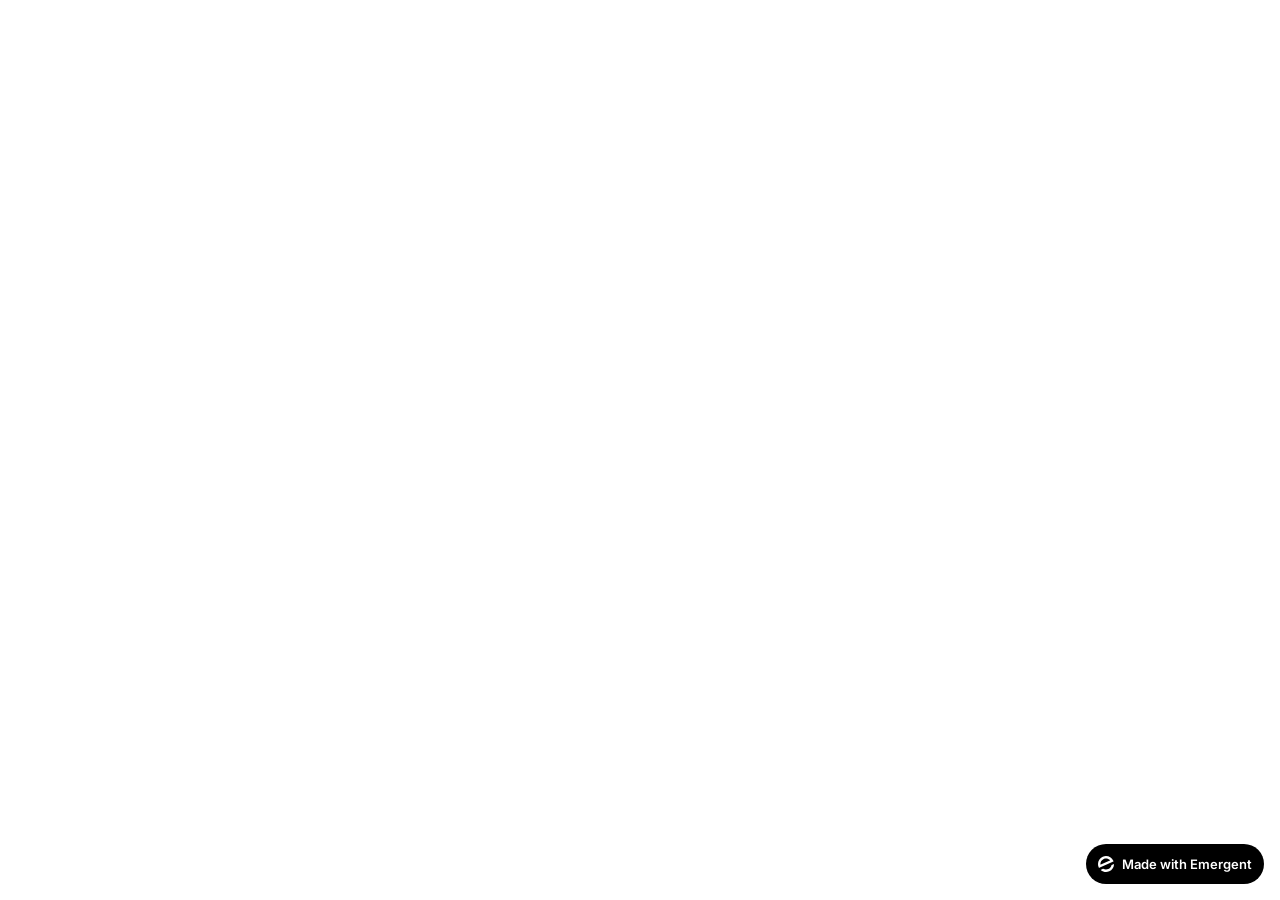
<file: frontend/public/index.html>
<!doctype html>
<html lang="en">
    <head>
        <meta charset="utf-8" />
        <meta name="viewport" content="width=device-width, initial-scale=1" />
        <meta name="theme-color" content="#0A0A0C" />
        <meta name="description" content="A1A1 (AQAS) — defense-grade operational intelligence for precision agriculture. 10,000 AI agents. Copernicus satellite analytics. From $3.02 / acre / year." />
        <meta name="keywords" content="precision agriculture, AQAS, satellite analytics, Copernicus, Sentinel-2, NDVI, soil moisture, irrigation AI, operational intelligence, agritech SaaS" />
        <meta name="author" content="Duane Clevenger E.I.R Technology" />

        <!-- Open Graph -->
        <meta property="og:type" content="website" />
        <meta property="og:title" content="A1A1 (AQAS) — 10,000 AI Agents. Zero Blind Spots." />
        <meta property="og:description" content="Defense-grade operational intelligence for precision agriculture. Copernicus satellite analytics. $3.02 / acre / year on 10-year contracts. 32% water saved. +18% yield uplift." />
        <meta property="og:image" content="https://static.prod-images.emergentagent.com/jobs/89ebfdf8-4335-43e7-a10b-95be04465ba1/images/da709a771792e50d5a31f39d3fa2e5277aae9a5ed8e2a0be8add53690023686c4.png" />
        <meta property="og:site_name" content="A1A1 (AQAS) — E.I.R Technology" />

        <!-- Twitter -->
        <meta name="twitter:card" content="summary_large_image" />
        <meta name="twitter:title" content="A1A1 (AQAS) — 10,000 AI Agents. Zero Blind Spots." />
        <meta name="twitter:description" content="Defense-grade operational intelligence for precision agriculture. From $3.02 / acre / year." />
        <meta name="twitter:image" content="https://static.prod-images.emergentagent.com/jobs/89ebfdf8-4335-43e7-a10b-95be04465ba1/images/da709a771792e50d5a31f39d3fa2e5277aae9a5ed8e2a0be8add53690023686c4.png" />
        <link rel="preconnect" href="https://fonts.googleapis.com" />
        <link rel="preconnect" href="https://fonts.gstatic.com" crossorigin />
        <link href="https://fonts.googleapis.com/css2?family=Inter:wght@600&display=swap" rel="stylesheet" />
        <!--
        manifest.json provides metadata used when your web app is installed on a
        user's mobile device or desktop. See https://developers.google.com/web/fundamentals/web-app-manifest/
        -->
        <!--
        Notice the use of %PUBLIC_URL% in the tags above.
        It will be replaced with the URL of the `public` folder during the build.
        Only files inside the `public` folder can be referenced from the HTML.

        Unlike "/favicon.ico" or "favicon.ico", "%PUBLIC_URL%/favicon.ico" will
        work correctly both with client-side routing and a non-root public URL.
        Learn how to configure a non-root public URL by running `npm run build`.
        -->
        <title>A1A1 (AQAS) — Defense-Grade Operational Intelligence for Agriculture</title>
        <script>window.addEventListener("error",function(e){if(e.error instanceof DOMException&&e.error.name==="DataCloneError"&&e.message&&e.message.includes("PerformanceServerTiming")){e.stopImmediatePropagation();e.preventDefault()}},true);</script>
        <script src="https://assets.emergent.sh/scripts/emergent-main.js"></script>
    </head>
    <body>
        <noscript>You need to enable JavaScript to run this app.</noscript>
        <div id="root"></div>
        <!--
      This HTML file is a template.
      If you open it directly in the browser, you will see an empty page.

      You can add webfonts, meta tags, or analytics to this file.
      The build step will place the bundled scripts into the <body> tag.

      To begin the development, run `npm start` or `yarn start`.
      To create a production bundle, use `npm run build` or `yarn build`.
    -->
        <a
            id="emergent-badge"
            target="_blank"
            href="https://app.emergent.sh/?utm_source=emergent-badge"
            style="
                display: inline-flex !important;
                box-sizing: border-box;
                width: 178px;
                height: 40px;
                padding: 8px 12px 8px 12px;
                align-items: center !important;
                gap: 8px;
                border-radius: 50px !important;
                background: #000 !important;
                position: fixed !important;
                bottom: 16px;
                right: 16px;
                text-decoration: none;
                font-family: -apple-system, BlinkMacSystemFont,
                    &quot;Segoe UI&quot;, Roboto, Oxygen, Ubuntu, Cantarell,
                    &quot;Open Sans&quot;, &quot;Helvetica Neue&quot;,
                    sans-serif !important;
                font-size: 12px !important;
                z-index: 9999 !important;
            "
        >
            <svg xmlns="http://www.w3.org/2000/svg" width="16" height="16" viewBox="0 0 16 16" fill="none">
                <path d="M15.5702 8.13142C15.7729 8.0412 16.0007 8.18878 15.9892 8.4103C15.8374 11.3192 14.0965 14.0405 11.2531 15.3065C8.40964 16.5725 5.2224 16.0453 2.95912 14.2117C2.78676 14.072 2.82955 13.804 3.03219 13.7137L4.95677 12.8568C5.04866 12.8159 5.15446 12.823 5.24204 12.8725C6.73377 13.7153 8.59176 13.8649 10.2772 13.1145C11.9626 12.3641 13.0947 10.8833 13.4665 9.21075C13.4883 9.11256 13.5539 9.02918 13.6457 8.98827L15.5702 8.13142Z" fill="white"/>
                <path fill-rule="evenodd" clip-rule="evenodd" d="M15.3066 4.74698L15.5067 5.19653C15.5759 5.35178 15.5061 5.53366 15.3508 5.60278L1.29992 11.8586C1.14467 11.9278 0.962794 11.8579 0.893675 11.7027L0.701732 11.2716L0.693457 11.2531C-1.10317 7.21778 0.711626 2.49007 4.74692 0.693443C8.78221 -1.10318 13.51 0.711693 15.3066 4.74698ZM2.82356 8.55367C2.63552 8.63739 2.41991 8.51617 2.40853 8.31065C2.28373 6.05724 3.53858 3.85787 5.72286 2.88536C7.90715 1.91286 10.3813 2.45199 11.9724 4.05256C12.1175 4.19854 12.0633 4.43988 11.8753 4.5236L2.82356 8.55367Z" fill="white"/>
            </svg>
            <p
                style="
                    color: #FFF !important;
                    font-family: 'Inter', sans-serif !important;
                    font-size: 13px !important;
                    font-style: normal !important;
                    font-weight: 600 !important;
                    line-height: 20px !important;
                    margin: 0 !important;
                    white-space: nowrap !important;
                "
            >
                Made with Emergent
            </p>
        </a>
        <script>
            !(function (t, e) {
                var o, n, p, r;
                e.__SV ||
                    ((window.posthog = e),
                    (e._i = []),
                    (e.init = function (i, s, a) {
                        function g(t, e) {
                            var o = e.split(".");
                            2 == o.length && ((t = t[o[0]]), (e = o[1])),
                                (t[e] = function () {
                                    t.push(
                                        [e].concat(
                                            Array.prototype.slice.call(
                                                arguments,
                                                0,
                                            ),
                                        ),
                                    );
                                });
                        }
                        ((p = t.createElement("script")).type =
                            "text/javascript"),
                            (p.crossOrigin = "anonymous"),
                            (p.async = !0),
                            (p.src =
                                s.api_host.replace(
                                    ".i.posthog.com",
                                    "-assets.i.posthog.com",
                                ) + "/static/array.js"),
                            (r =
                                t.getElementsByTagName(
                                    "script",
                                )[0]).parentNode.insertBefore(p, r);
                        var u = e;
                        for (
                            void 0 !== a ? (u = e[a] = []) : (a = "posthog"),
                                u.people = u.people || [],
                                u.toString = function (t) {
                                    var e = "posthog";
                                    return (
                                        "posthog" !== a && (e += "." + a),
                                        t || (e += " (stub)"),
                                        e
                                    );
                                },
                                u.people.toString = function () {
                                    return u.toString(1) + ".people (stub)";
                                },
                                o =
                                    "init me ws ys ps bs capture je Di ks register register_once register_for_session unregister unregister_for_session Ps getFeatureFlag getFeatureFlagPayload isFeatureEnabled reloadFeatureFlags updateEarlyAccessFeatureEnrollment getEarlyAccessFeatures on onFeatureFlags onSurveysLoaded onSessionId getSurveys getActiveMatchingSurveys renderSurvey canRenderSurvey canRenderSurveyAsync identify setPersonProperties group resetGroups setPersonPropertiesForFlags resetPersonPropertiesForFlags setGroupPropertiesForFlags resetGroupPropertiesForFlags reset get_distinct_id getGroups get_session_id get_session_replay_url alias set_config startSessionRecording stopSessionRecording sessionRecordingStarted captureException loadToolbar get_property getSessionProperty Es $s createPersonProfile Is opt_in_capturing opt_out_capturing has_opted_in_capturing has_opted_out_capturing clear_opt_in_out_capturing Ss debug xs getPageViewId captureTraceFeedback captureTraceMetric".split(
                                        " ",
                                    ),
                                n = 0;
                            n < o.length;
                            n++
                        )
                            g(u, o[n]);
                        e._i.push([i, s, a]);
                    }),
                    (e.__SV = 1));
            })(document, window.posthog || []);
            posthog.init("phc_xAvL2Iq4tFmANRE7kzbKwaSqp1HJjN7x48s3vr0CMjs", {
                api_host: "https://us.i.posthog.com",
                person_profiles: "identified_only", // or 'always' to create profiles for anonymous users as well,
                session_recording: {
                    recordCrossOriginIframes: true,
                    capturePerformance: false,
                },
            });
        </script>
    </body>
</html>
</file>
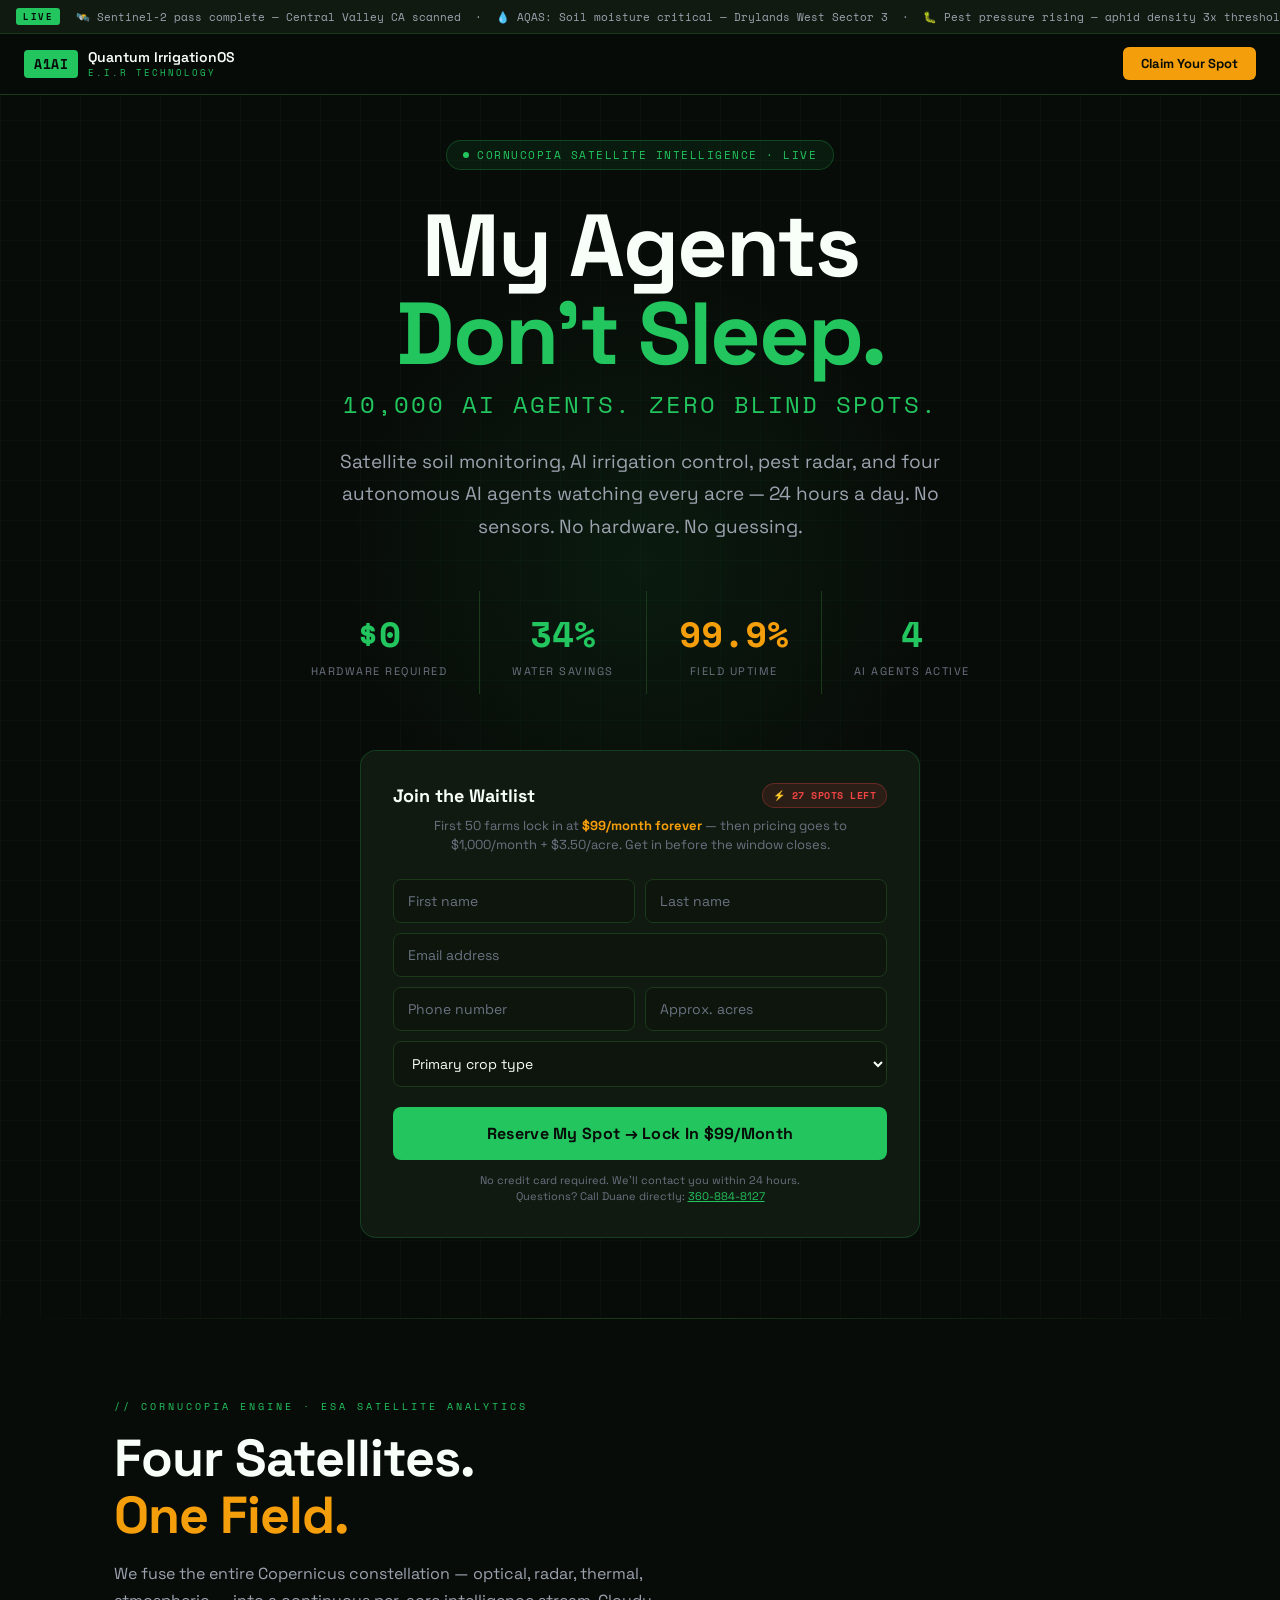
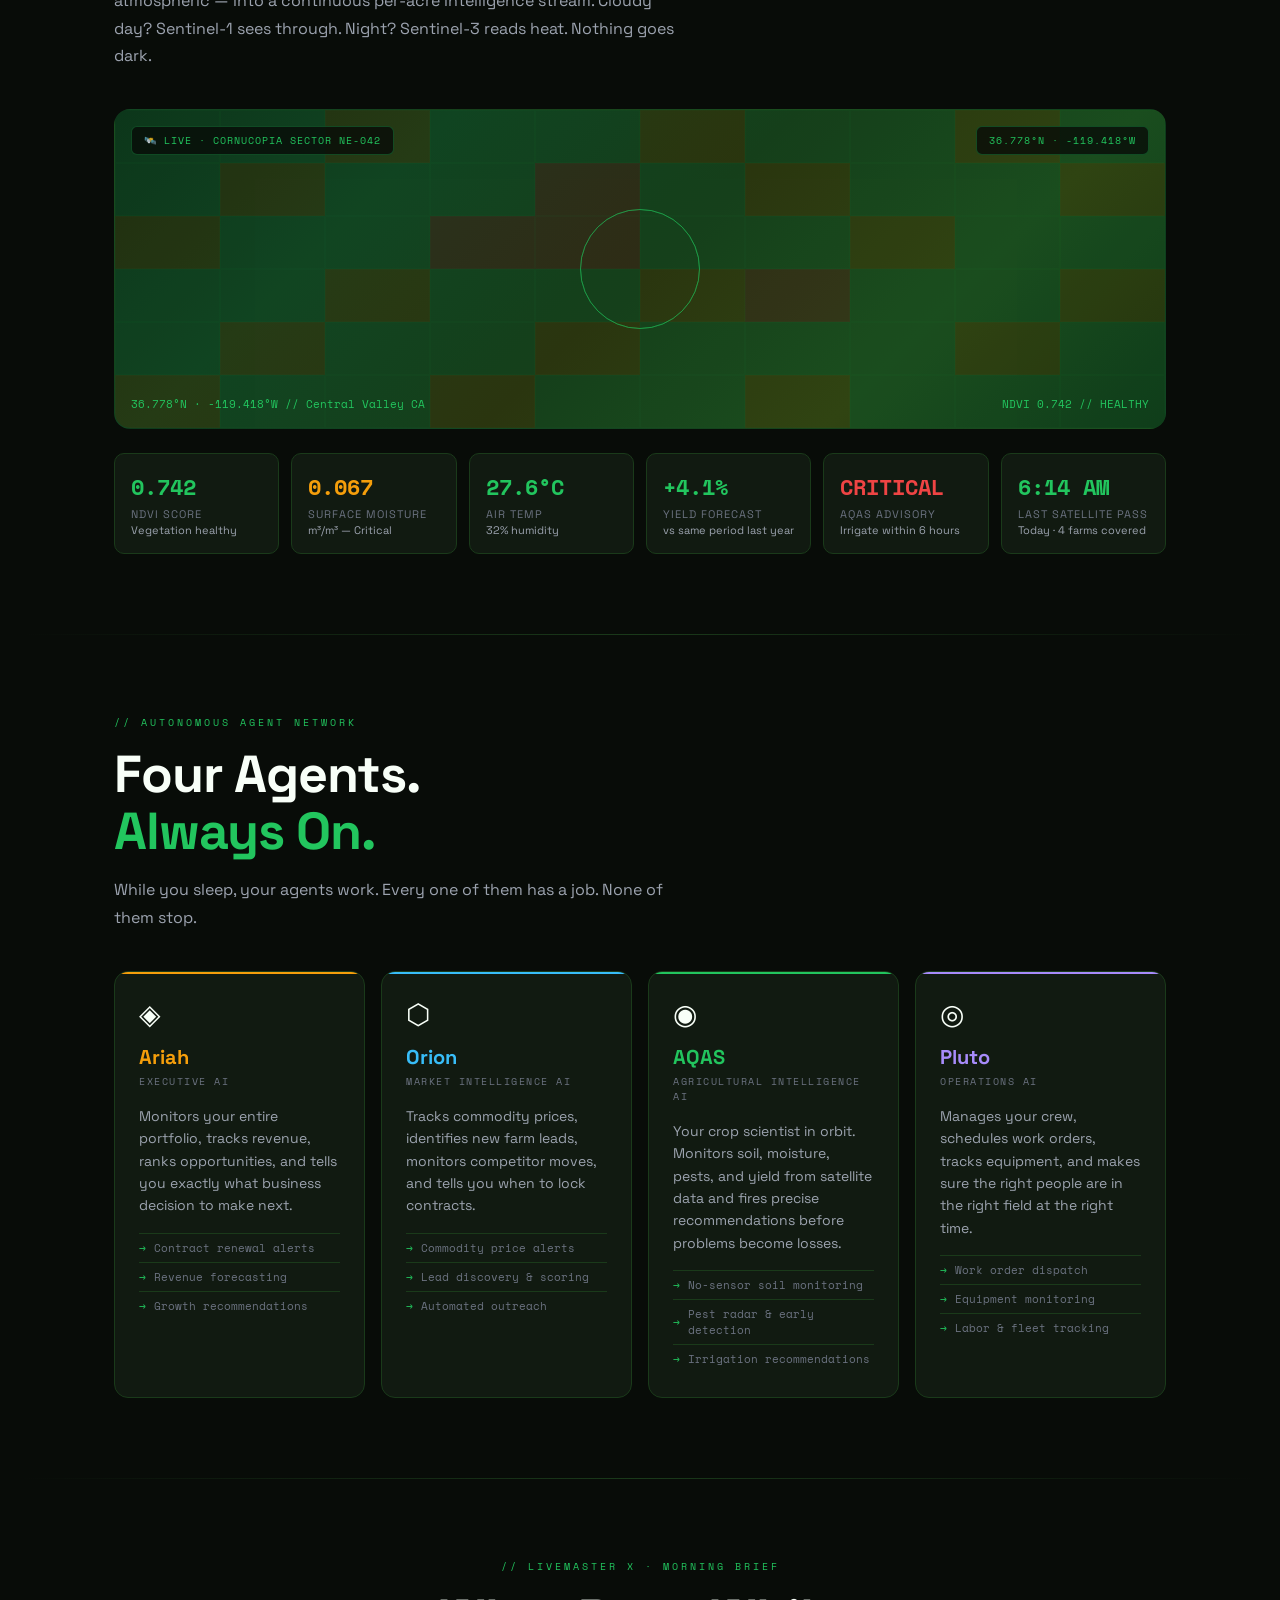
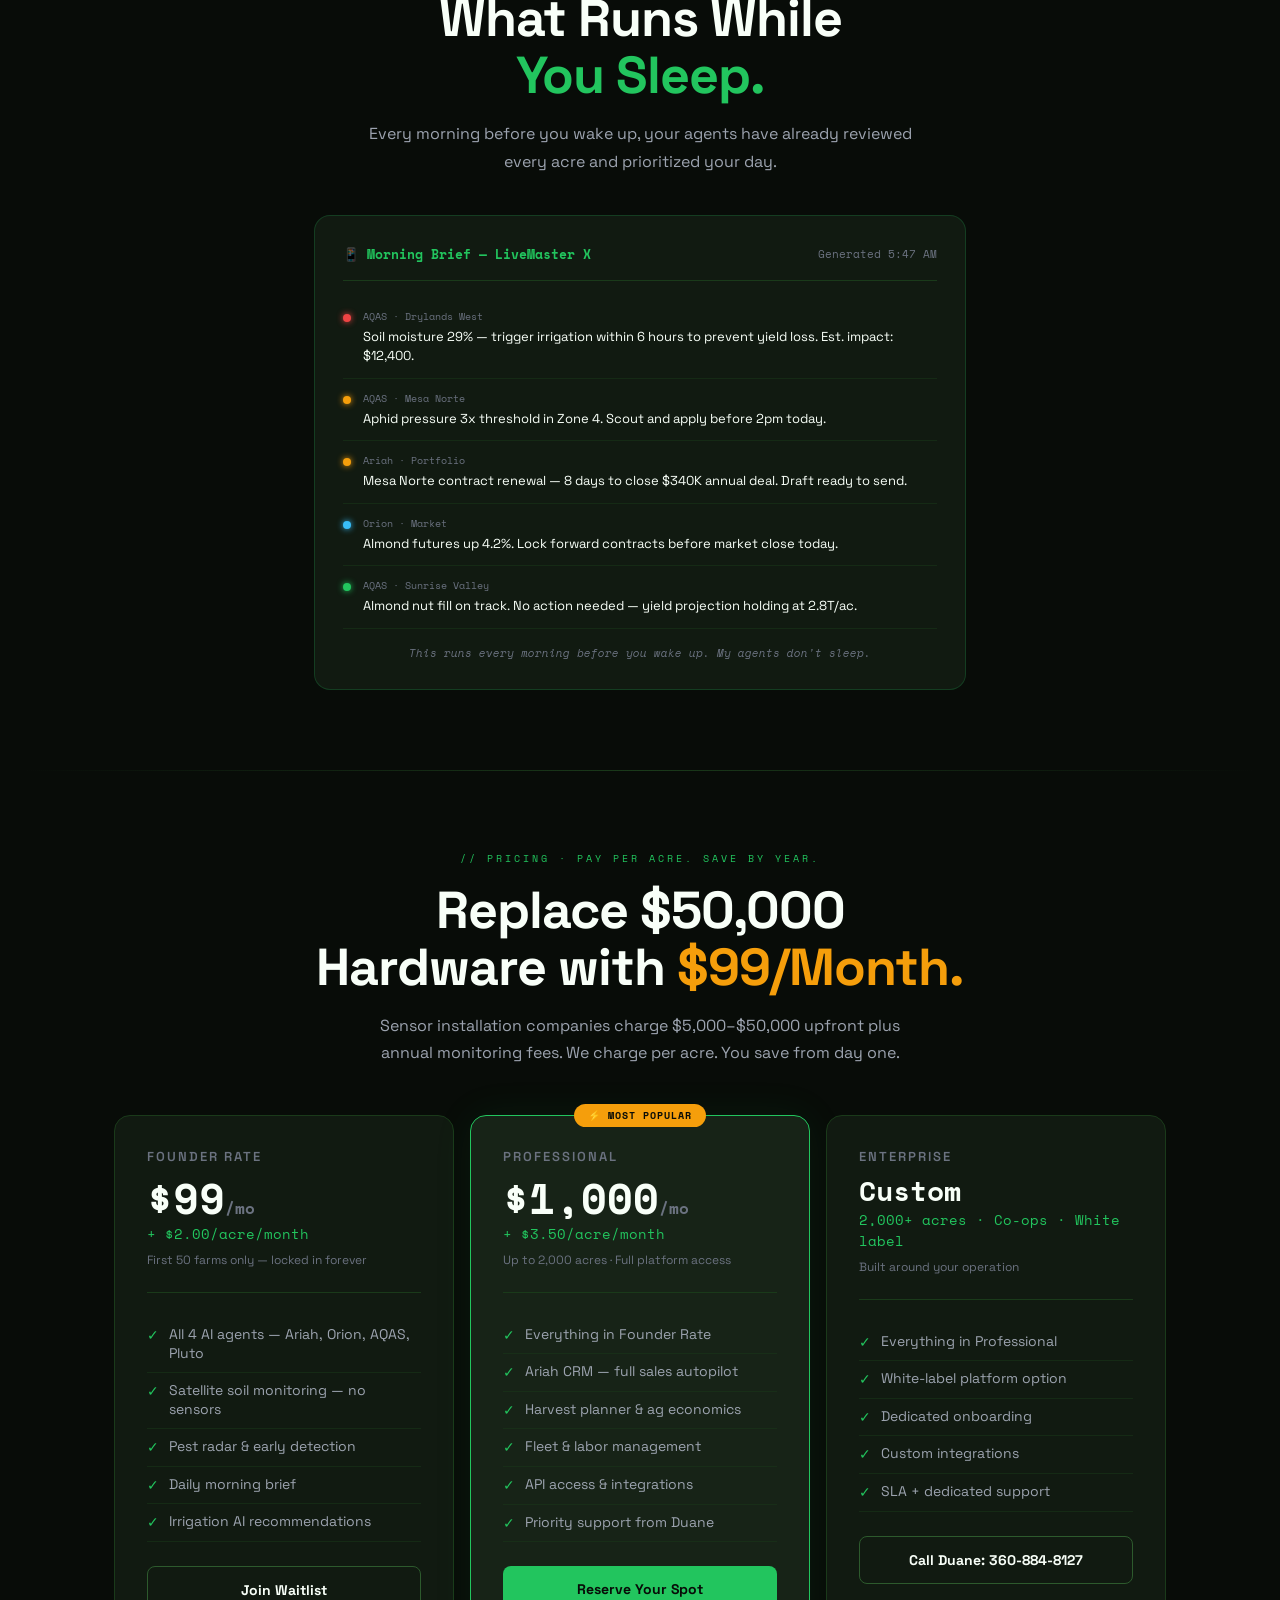
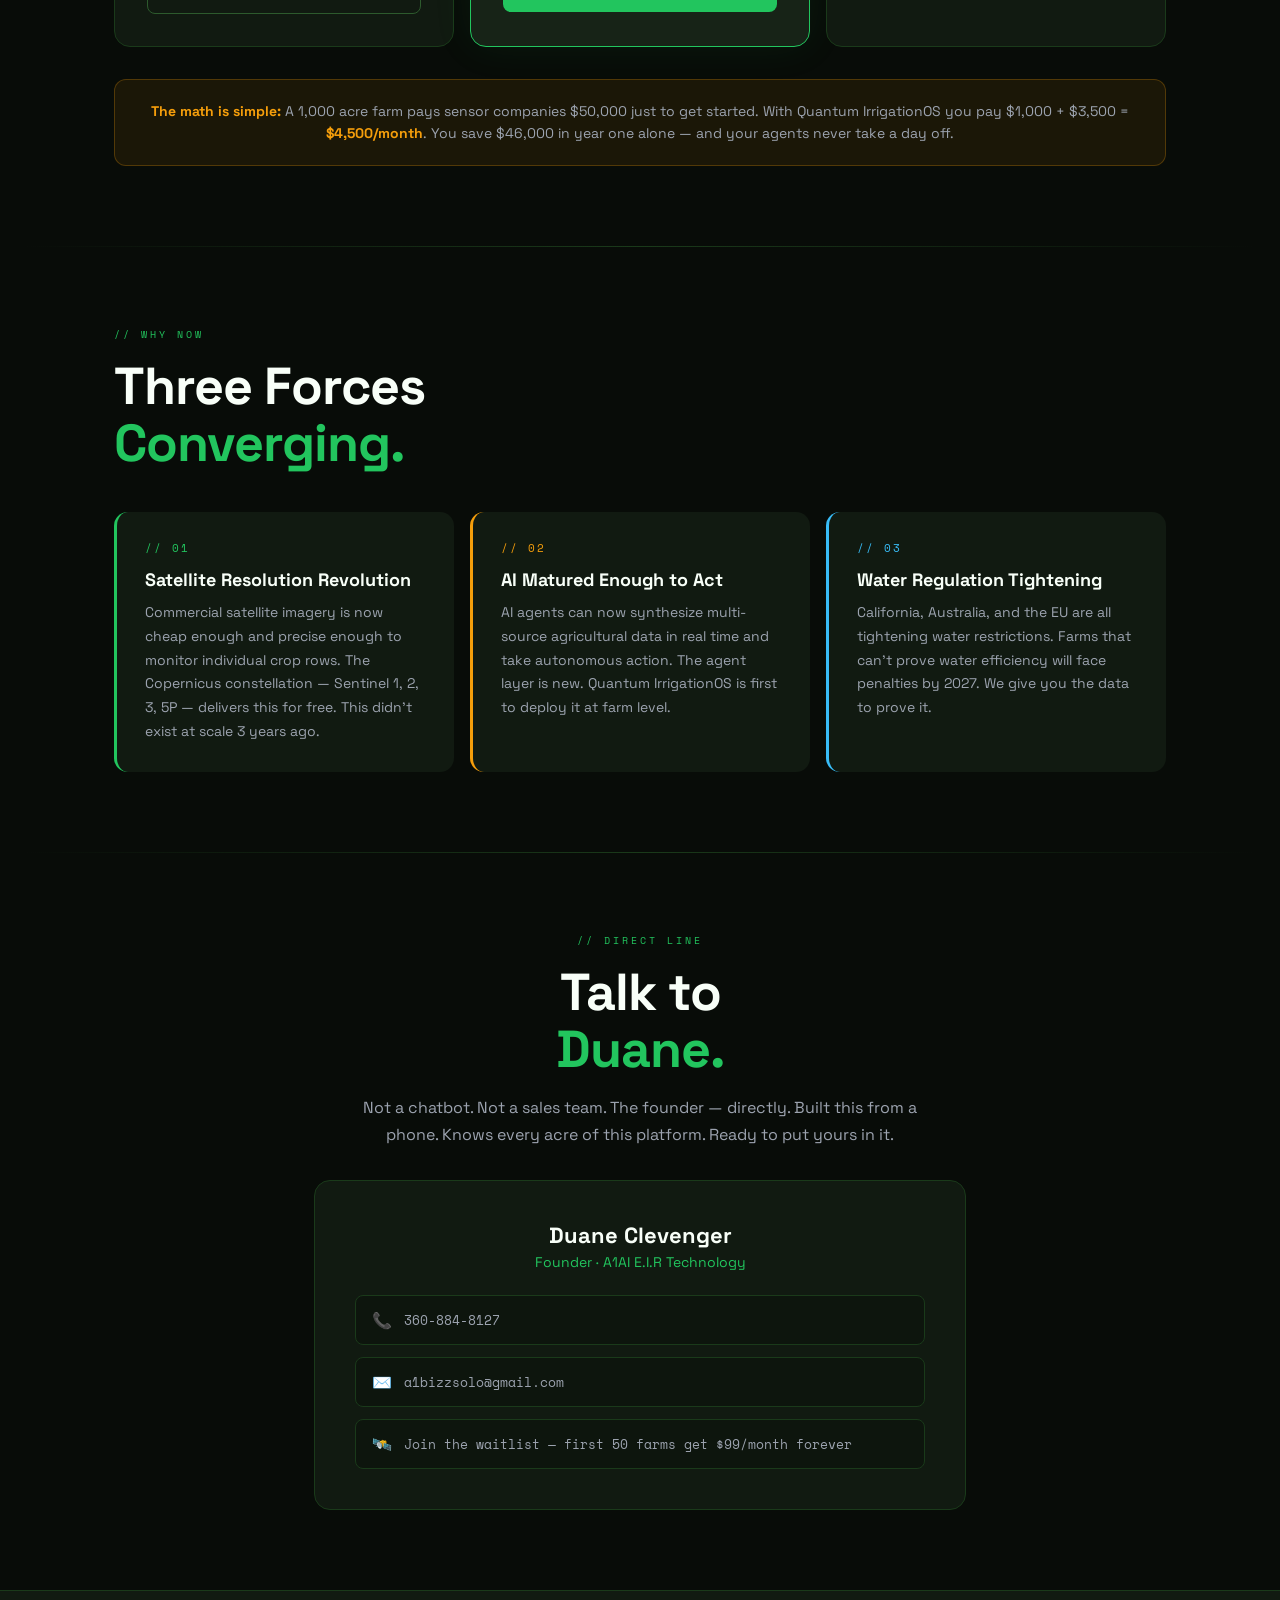
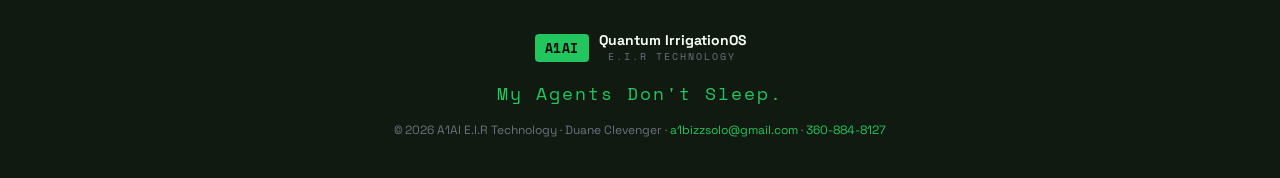
<file: A1AI_Landing.html>
<!DOCTYPE html>
<html lang="en">
<head>
<meta charset="UTF-8">
<meta name="viewport" content="width=device-width, initial-scale=1.0">
<title>A1AI — Quantum IrrigationOS | My Agents Don't Sleep</title>
<style>
  @import url('https://fonts.googleapis.com/css2?family=Space+Grotesk:wght@300;400;500;600;700&family=Space+Mono:wght@400;700&display=swap');

  :root {
    --black:   #080C08;
    --soil:    #0D150D;
    --earth:   #111A11;
    --canopy:  #172317;
    --green:   #1A3A1A;
    --signal:  #22C55E;
    --pulse:   #4ADE80;
    --gold:    #F59E0B;
    --amber:   #D97706;
    --alert:   #EF4444;
    --sky:     #38BDF8;
    --white:   #F8FFF8;
    --mist:    #9CA3AF;
    --fog:     #6B7280;
  }

  * { margin: 0; padding: 0; box-sizing: border-box; }

  html { scroll-behavior: smooth; }

  body {
    background: var(--black);
    color: var(--white);
    font-family: 'Space Grotesk', sans-serif;
    overflow-x: hidden;
  }

  /* ── TICKER ── */
  .ticker-wrap {
    background: var(--earth);
    border-bottom: 1px solid #1A3A1A;
    padding: 8px 0;
    overflow: hidden;
    position: fixed;
    top: 0; left: 0; right: 0;
    z-index: 100;
  }
  .ticker-inner {
    display: flex;
    align-items: center;
    gap: 16px;
    padding-left: 16px;
  }
  .ticker-live {
    background: var(--signal);
    color: var(--black);
    font-family: 'Space Mono', monospace;
    font-size: 9px;
    font-weight: 700;
    padding: 2px 7px;
    border-radius: 3px;
    letter-spacing: 1.5px;
    flex-shrink: 0;
    animation: livepulse 2s ease-in-out infinite;
  }
  @keyframes livepulse {
    0%, 100% { opacity: 1; }
    50% { opacity: 0.6; }
  }
  .ticker-text {
    font-family: 'Space Mono', monospace;
    font-size: 11px;
    color: var(--mist);
    white-space: nowrap;
    animation: scroll 40s linear infinite;
  }
  @keyframes scroll {
    0% { transform: translateX(0); }
    100% { transform: translateX(-50%); }
  }

  /* ── NAV ── */
  nav {
    position: fixed;
    top: 33px; left: 0; right: 0;
    z-index: 99;
    background: rgba(8, 12, 8, 0.95);
    backdrop-filter: blur(12px);
    border-bottom: 1px solid #1A3A1A;
    padding: 14px 24px;
    display: flex;
    align-items: center;
    justify-content: space-between;
  }
  .nav-brand {
    display: flex;
    align-items: center;
    gap: 10px;
  }
  .nav-logo {
    background: var(--signal);
    color: var(--black);
    font-family: 'Space Mono', monospace;
    font-weight: 700;
    font-size: 13px;
    padding: 4px 10px;
    border-radius: 4px;
    letter-spacing: 0.5px;
  }
  .nav-name {
    font-size: 14px;
    font-weight: 600;
    color: var(--white);
  }
  .nav-sub {
    font-family: 'Space Mono', monospace;
    font-size: 9px;
    color: var(--signal);
    letter-spacing: 2px;
  }
  .nav-cta {
    background: var(--gold);
    color: var(--black);
    font-weight: 700;
    font-size: 13px;
    padding: 8px 18px;
    border-radius: 6px;
    border: none;
    cursor: pointer;
    text-decoration: none;
    transition: all 0.2s;
  }
  .nav-cta:hover { background: #FBBF24; transform: translateY(-1px); }

  /* ── HERO ── */
  .hero {
    min-height: 100vh;
    padding: 140px 24px 80px;
    display: flex;
    flex-direction: column;
    align-items: center;
    justify-content: center;
    text-align: center;
    position: relative;
    overflow: hidden;
  }

  /* Satellite grid background */
  .hero::before {
    content: '';
    position: absolute;
    inset: 0;
    background:
      linear-gradient(rgba(34, 197, 94, 0.03) 1px, transparent 1px),
      linear-gradient(90deg, rgba(34, 197, 94, 0.03) 1px, transparent 1px);
    background-size: 40px 40px;
    z-index: 0;
  }

  /* Glow orb */
  .hero::after {
    content: '';
    position: absolute;
    top: 20%;
    left: 50%;
    transform: translateX(-50%);
    width: 600px;
    height: 600px;
    background: radial-gradient(circle, rgba(34, 197, 94, 0.08) 0%, transparent 70%);
    z-index: 0;
    pointer-events: none;
  }

  .hero-content { position: relative; z-index: 1; max-width: 900px; }

  .hero-eyebrow {
    display: inline-flex;
    align-items: center;
    gap: 8px;
    background: rgba(34, 197, 94, 0.08);
    border: 1px solid rgba(34, 197, 94, 0.25);
    border-radius: 100px;
    padding: 6px 16px;
    margin-bottom: 32px;
    font-family: 'Space Mono', monospace;
    font-size: 11px;
    color: var(--signal);
    letter-spacing: 1.5px;
  }
  .hero-eyebrow-dot {
    width: 6px; height: 6px;
    border-radius: 50%;
    background: var(--signal);
    animation: livepulse 1.5s ease-in-out infinite;
  }

  .hero-h1 {
    font-size: clamp(40px, 8vw, 88px);
    font-weight: 700;
    line-height: 1.0;
    letter-spacing: -2px;
    margin-bottom: 8px;
    color: var(--white);
  }
  .hero-h1 .gold { color: var(--gold); }
  .hero-h1 .green { color: var(--signal); }

  .hero-tagline {
    font-family: 'Space Mono', monospace;
    font-size: clamp(16px, 3vw, 24px);
    color: var(--signal);
    letter-spacing: 2px;
    margin-bottom: 24px;
    text-transform: uppercase;
  }

  .hero-sub {
    font-size: clamp(15px, 2vw, 19px);
    color: var(--mist);
    line-height: 1.7;
    max-width: 640px;
    margin: 0 auto 48px;
  }

  /* ── STATS BAR ── */
  .stats-bar {
    display: flex;
    justify-content: center;
    gap: 0;
    flex-wrap: wrap;
    margin-bottom: 56px;
  }
  .stat-item {
    padding: 16px 32px;
    border-right: 1px solid #1A3A1A;
    text-align: center;
  }
  .stat-item:last-child { border-right: none; }
  .stat-val {
    font-family: 'Space Mono', monospace;
    font-size: clamp(24px, 4vw, 36px);
    font-weight: 700;
    color: var(--signal);
    display: block;
  }
  .stat-val.gold { color: var(--gold); }
  .stat-label {
    font-size: 11px;
    color: var(--fog);
    text-transform: uppercase;
    letter-spacing: 1.5px;
    display: block;
    margin-top: 4px;
  }

  /* ── WAITLIST FORM ── */
  .waitlist-box {
    background: var(--earth);
    border: 1px solid rgba(34, 197, 94, 0.2);
    border-radius: 16px;
    padding: 32px;
    max-width: 560px;
    margin: 0 auto;
    position: relative;
    z-index: 1;
  }
  .waitlist-header {
    display: flex;
    align-items: center;
    justify-content: space-between;
    margin-bottom: 8px;
  }
  .waitlist-title {
    font-size: 18px;
    font-weight: 700;
    color: var(--white);
  }
  .spots-badge {
    background: rgba(239, 68, 68, 0.12);
    border: 1px solid rgba(239, 68, 68, 0.3);
    color: var(--alert);
    font-family: 'Space Mono', monospace;
    font-size: 10px;
    font-weight: 700;
    padding: 4px 10px;
    border-radius: 100px;
    letter-spacing: 0.5px;
    animation: livepulse 2s ease-in-out infinite;
  }
  .waitlist-sub {
    color: var(--fog);
    font-size: 13px;
    margin-bottom: 24px;
    line-height: 1.5;
  }
  .waitlist-sub strong { color: var(--gold); }

  .form-row {
    display: grid;
    grid-template-columns: 1fr 1fr;
    gap: 10px;
    margin-bottom: 10px;
  }
  .form-full { grid-column: 1 / -1; }

  .form-input {
    width: 100%;
    background: var(--soil);
    border: 1px solid #1A3A1A;
    border-radius: 8px;
    padding: 12px 14px;
    color: var(--white);
    font-family: 'Space Grotesk', sans-serif;
    font-size: 14px;
    outline: none;
    transition: border-color 0.2s;
  }
  .form-input:focus { border-color: var(--signal); }
  .form-input::placeholder { color: var(--fog); }

  select.form-input option { background: var(--soil); }

  .form-submit {
    width: 100%;
    background: var(--signal);
    color: var(--black);
    font-family: 'Space Grotesk', sans-serif;
    font-weight: 700;
    font-size: 16px;
    padding: 16px;
    border: none;
    border-radius: 8px;
    cursor: pointer;
    margin-top: 10px;
    transition: all 0.2s;
    letter-spacing: 0.3px;
  }
  .form-submit:hover { background: var(--pulse); transform: translateY(-1px); }

  .form-disclaimer {
    text-align: center;
    font-size: 11px;
    color: var(--fog);
    margin-top: 12px;
    line-height: 1.5;
  }

  .form-success {
    display: none;
    text-align: center;
    padding: 24px;
  }
  .form-success.show { display: block; }
  .success-icon { font-size: 48px; margin-bottom: 12px; }
  .success-title { font-size: 20px; font-weight: 700; color: var(--signal); margin-bottom: 8px; }
  .success-sub { color: var(--mist); font-size: 14px; line-height: 1.6; }

  /* ── SATELLITE VISUAL ── */
  .satellite-section {
    padding: 80px 24px;
    max-width: 1100px;
    margin: 0 auto;
  }
  .section-eyebrow {
    font-family: 'Space Mono', monospace;
    font-size: 10px;
    color: var(--signal);
    letter-spacing: 3px;
    text-transform: uppercase;
    margin-bottom: 16px;
  }
  .section-h2 {
    font-size: clamp(28px, 5vw, 52px);
    font-weight: 700;
    line-height: 1.1;
    letter-spacing: -1px;
    margin-bottom: 16px;
  }
  .section-h2 .gold { color: var(--gold); }
  .section-h2 .green { color: var(--signal); }
  .section-sub {
    color: var(--mist);
    font-size: 16px;
    line-height: 1.7;
    max-width: 560px;
    margin-bottom: 40px;
  }

  /* Satellite map mock */
  .sat-map {
    background: linear-gradient(135deg, #0A2010 0%, #0F3018 25%, #142A10 50%, #1A3A14 75%, #0D2810 100%);
    border-radius: 16px;
    border: 1px solid rgba(34, 197, 94, 0.15);
    height: 320px;
    position: relative;
    overflow: hidden;
    margin-bottom: 24px;
  }
  .sat-header {
    position: absolute;
    top: 16px; left: 16px; right: 16px;
    display: flex;
    justify-content: space-between;
    align-items: center;
    z-index: 2;
  }
  .sat-label {
    background: rgba(8, 12, 8, 0.8);
    border: 1px solid rgba(34, 197, 94, 0.3);
    border-radius: 6px;
    padding: 6px 12px;
    font-family: 'Space Mono', monospace;
    font-size: 10px;
    color: var(--signal);
    letter-spacing: 1px;
  }
  .sat-grid {
    position: absolute;
    inset: 0;
    display: grid;
    grid-template-columns: repeat(10, 1fr);
    grid-template-rows: repeat(6, 1fr);
    opacity: 0.4;
  }
  .sat-cell { border: 0.5px solid rgba(34, 197, 94, 0.08); }
  .sat-cell.high { background: rgba(34, 197, 94, 0.35); }
  .sat-cell.med  { background: rgba(245, 158, 11, 0.25); }
  .sat-cell.low  { background: rgba(239, 68, 68, 0.3); }

  .sat-coords {
    position: absolute;
    bottom: 16px; left: 16px;
    font-family: 'Space Mono', monospace;
    font-size: 11px;
    color: var(--signal);
  }
  .sat-ndvi {
    position: absolute;
    bottom: 16px; right: 16px;
    font-family: 'Space Mono', monospace;
    font-size: 11px;
    color: var(--signal);
  }

  /* Radar pulse */
  .radar-pulse {
    position: absolute;
    top: 50%; left: 50%;
    transform: translate(-50%, -50%);
    width: 120px; height: 120px;
    border-radius: 50%;
    border: 1px solid rgba(34, 197, 94, 0.3);
    animation: radarPulse 3s ease-out infinite;
  }
  .radar-pulse:nth-child(2) { animation-delay: 1s; }
  .radar-pulse:nth-child(3) { animation-delay: 2s; }
  @keyframes radarPulse {
    0%   { transform: translate(-50%, -50%) scale(0.5); opacity: 0.8; }
    100% { transform: translate(-50%, -50%) scale(3); opacity: 0; }
  }

  .sat-metrics {
    display: grid;
    grid-template-columns: repeat(auto-fit, minmax(140px, 1fr));
    gap: 12px;
  }
  .sat-metric {
    background: var(--earth);
    border: 1px solid #1A3A1A;
    border-radius: 10px;
    padding: 16px;
  }
  .sat-metric-val {
    font-family: 'Space Mono', monospace;
    font-size: 22px;
    font-weight: 700;
    color: var(--signal);
    display: block;
    margin-bottom: 4px;
  }
  .sat-metric-val.warn { color: var(--gold); }
  .sat-metric-val.alert { color: var(--alert); }
  .sat-metric-label { font-size: 11px; color: var(--fog); text-transform: uppercase; letter-spacing: 1px; display: block; }
  .sat-metric-sub { font-size: 11px; color: var(--mist); display: block; margin-top: 2px; }

  /* ── AGENTS ── */
  .agents-section {
    padding: 80px 24px;
    max-width: 1100px;
    margin: 0 auto;
  }
  .agents-grid {
    display: grid;
    grid-template-columns: repeat(auto-fit, minmax(240px, 1fr));
    gap: 16px;
    margin-top: 40px;
  }
  .agent-card {
    background: var(--earth);
    border-radius: 14px;
    padding: 24px;
    border: 1px solid #1A3A1A;
    transition: all 0.2s;
    position: relative;
    overflow: hidden;
  }
  .agent-card::before {
    content: '';
    position: absolute;
    top: 0; left: 0; right: 0;
    height: 2px;
  }
  .agent-card.ariah::before  { background: var(--gold); }
  .agent-card.orion::before  { background: var(--sky); }
  .agent-card.aqas::before   { background: var(--signal); }
  .agent-card.pluto::before  { background: #A78BFA; }
  .agent-card:hover { transform: translateY(-4px); border-color: rgba(34, 197, 94, 0.3); }

  .agent-icon {
    font-size: 28px;
    margin-bottom: 12px;
    display: block;
  }
  .agent-name {
    font-size: 20px;
    font-weight: 700;
    margin-bottom: 4px;
  }
  .agent-name.ariah { color: var(--gold); }
  .agent-name.orion { color: var(--sky); }
  .agent-name.aqas  { color: var(--signal); }
  .agent-name.pluto { color: #A78BFA; }
  .agent-role {
    font-family: 'Space Mono', monospace;
    font-size: 10px;
    color: var(--fog);
    letter-spacing: 1.5px;
    text-transform: uppercase;
    margin-bottom: 16px;
    display: block;
  }
  .agent-desc { font-size: 14px; color: var(--mist); line-height: 1.6; margin-bottom: 16px; }
  .agent-feature {
    font-family: 'Space Mono', monospace;
    font-size: 11px;
    color: var(--fog);
    padding: 6px 0;
    border-top: 1px solid #1A3A1A;
    display: flex;
    align-items: center;
    gap: 8px;
  }
  .agent-feature::before { content: '→'; color: var(--signal); }

  /* ── PRICING ── */
  .pricing-section {
    padding: 80px 24px;
    max-width: 1100px;
    margin: 0 auto;
    text-align: center;
  }
  .pricing-grid {
    display: grid;
    grid-template-columns: repeat(auto-fit, minmax(280px, 1fr));
    gap: 16px;
    margin-top: 48px;
    text-align: left;
  }
  .pricing-card {
    background: var(--earth);
    border: 1px solid #1A3A1A;
    border-radius: 16px;
    padding: 32px;
    position: relative;
  }
  .pricing-card.featured {
    border-color: var(--signal);
    background: var(--canopy);
    box-shadow: 0 0 40px rgba(34, 197, 94, 0.08);
  }
  .featured-badge {
    position: absolute;
    top: -12px;
    left: 50%;
    transform: translateX(-50%);
    background: var(--gold);
    color: var(--black);
    font-family: 'Space Mono', monospace;
    font-size: 10px;
    font-weight: 700;
    padding: 4px 14px;
    border-radius: 100px;
    letter-spacing: 1px;
    white-space: nowrap;
  }
  .pricing-tier {
    font-size: 13px;
    font-weight: 600;
    color: var(--fog);
    text-transform: uppercase;
    letter-spacing: 2px;
    margin-bottom: 12px;
  }
  .pricing-price {
    font-family: 'Space Mono', monospace;
    font-size: 42px;
    font-weight: 700;
    color: var(--white);
    line-height: 1;
    margin-bottom: 4px;
  }
  .pricing-price span { font-size: 16px; color: var(--fog); }
  .pricing-acre {
    font-family: 'Space Mono', monospace;
    font-size: 14px;
    color: var(--signal);
    margin-bottom: 8px;
  }
  .pricing-note {
    font-size: 12px;
    color: var(--fog);
    margin-bottom: 24px;
    padding-bottom: 24px;
    border-bottom: 1px solid #1A3A1A;
  }
  .pricing-feature {
    font-size: 14px;
    color: var(--mist);
    padding: 8px 0;
    display: flex;
    align-items: flex-start;
    gap: 10px;
    border-bottom: 1px solid rgba(26, 58, 26, 0.5);
    line-height: 1.4;
  }
  .pricing-feature .check { color: var(--signal); flex-shrink: 0; margin-top: 1px; }
  .pricing-cta {
    display: block;
    text-align: center;
    margin-top: 24px;
    padding: 14px;
    border-radius: 8px;
    font-weight: 700;
    font-size: 14px;
    cursor: pointer;
    text-decoration: none;
    transition: all 0.2s;
    border: none;
    font-family: 'Space Grotesk', sans-serif;
  }
  .pricing-cta.primary { background: var(--signal); color: var(--black); }
  .pricing-cta.primary:hover { background: var(--pulse); }
  .pricing-cta.secondary { background: transparent; color: var(--white); border: 1px solid #2D5A2D; }
  .pricing-cta.secondary:hover { border-color: var(--signal); }

  .savings-banner {
    background: rgba(245, 158, 11, 0.08);
    border: 1px solid rgba(245, 158, 11, 0.25);
    border-radius: 12px;
    padding: 20px 24px;
    margin-top: 32px;
    text-align: center;
  }
  .savings-banner strong { color: var(--gold); }
  .savings-banner p { color: var(--mist); font-size: 14px; line-height: 1.6; }

  /* ── WHY NOW ── */
  .why-section {
    padding: 80px 24px;
    max-width: 1100px;
    margin: 0 auto;
  }
  .why-grid {
    display: grid;
    grid-template-columns: repeat(auto-fit, minmax(300px, 1fr));
    gap: 16px;
    margin-top: 40px;
  }
  .why-card {
    background: var(--earth);
    border-radius: 14px;
    padding: 28px;
    border-left: 3px solid var(--signal);
  }
  .why-num {
    font-family: 'Space Mono', monospace;
    font-size: 11px;
    color: var(--signal);
    letter-spacing: 2px;
    margin-bottom: 12px;
    display: block;
  }
  .why-title { font-size: 18px; font-weight: 700; margin-bottom: 10px; color: var(--white); }
  .why-body { font-size: 14px; color: var(--mist); line-height: 1.7; }

  /* ── MORNING BRIEF DEMO ── */
  .brief-section {
    padding: 80px 24px;
    max-width: 700px;
    margin: 0 auto;
    text-align: center;
  }
  .brief-card {
    background: var(--earth);
    border: 1px solid rgba(34, 197, 94, 0.2);
    border-radius: 16px;
    padding: 28px;
    text-align: left;
    margin-top: 40px;
  }
  .brief-header {
    display: flex;
    justify-content: space-between;
    align-items: center;
    padding-bottom: 16px;
    border-bottom: 1px solid #1A3A1A;
    margin-bottom: 16px;
  }
  .brief-title {
    font-family: 'Space Mono', monospace;
    font-size: 13px;
    color: var(--signal);
    font-weight: 700;
  }
  .brief-time { font-family: 'Space Mono', monospace; font-size: 11px; color: var(--fog); }
  .brief-item {
    display: flex;
    gap: 12px;
    align-items: flex-start;
    padding: 12px 0;
    border-bottom: 1px solid rgba(26, 58, 26, 0.5);
  }
  .brief-dot {
    width: 8px; height: 8px;
    border-radius: 50%;
    flex-shrink: 0;
    margin-top: 5px;
  }
  .brief-dot.red    { background: var(--alert); box-shadow: 0 0 6px var(--alert); }
  .brief-dot.yellow { background: var(--gold); box-shadow: 0 0 6px var(--gold); }
  .brief-dot.green  { background: var(--signal); box-shadow: 0 0 6px var(--signal); }
  .brief-dot.blue   { background: var(--sky); box-shadow: 0 0 6px var(--sky); }
  .brief-agent { font-family: 'Space Mono', monospace; font-size: 10px; color: var(--fog); margin-bottom: 3px; }
  .brief-msg { font-size: 13px; color: var(--white); line-height: 1.5; }
  .brief-footer {
    margin-top: 16px;
    font-family: 'Space Mono', monospace;
    font-size: 11px;
    color: var(--fog);
    text-align: center;
    font-style: italic;
  }

  /* ── CONTACT ── */
  .contact-section {
    padding: 80px 24px;
    max-width: 700px;
    margin: 0 auto;
    text-align: center;
  }
  .contact-card {
    background: var(--earth);
    border: 1px solid #1A3A1A;
    border-radius: 16px;
    padding: 40px;
    margin-top: 32px;
  }
  .contact-name {
    font-size: 22px;
    font-weight: 700;
    color: var(--white);
    margin-bottom: 4px;
  }
  .contact-title { font-size: 14px; color: var(--signal); margin-bottom: 24px; }
  .contact-items { display: flex; flex-direction: column; gap: 12px; }
  .contact-item {
    display: flex;
    align-items: center;
    gap: 12px;
    background: var(--soil);
    border-radius: 8px;
    padding: 12px 16px;
    font-family: 'Space Mono', monospace;
    font-size: 13px;
    color: var(--mist);
    text-decoration: none;
    transition: all 0.2s;
    border: 1px solid #1A3A1A;
  }
  .contact-item:hover { border-color: var(--signal); color: var(--white); }
  .contact-icon { font-size: 16px; }

  /* ── FOOTER ── */
  footer {
    background: var(--earth);
    border-top: 1px solid #1A3A1A;
    padding: 40px 24px;
    text-align: center;
  }
  .footer-logo {
    display: inline-flex;
    align-items: center;
    gap: 10px;
    margin-bottom: 16px;
  }
  .footer-tagline {
    font-family: 'Space Mono', monospace;
    font-size: 18px;
    color: var(--signal);
    letter-spacing: 2px;
    margin-bottom: 16px;
  }
  .footer-copy { font-size: 12px; color: var(--fog); }
  .footer-copy a { color: var(--signal); text-decoration: none; }

  /* ── DIVIDER ── */
  .divider {
    height: 1px;
    background: linear-gradient(90deg, transparent, #1A3A1A, transparent);
    margin: 0 24px;
  }

  /* ── RESPONSIVE ── */
  @media (max-width: 600px) {
    .form-row { grid-template-columns: 1fr; }
    .stat-item { padding: 12px 20px; }
    .nav-cta { display: none; }
  }
</style>
</head>
<body>

<!-- TICKER -->
<div class="ticker-wrap">
  <div class="ticker-inner">
    <span class="ticker-live">LIVE</span>
    <div style="overflow:hidden;flex:1">
      <div class="ticker-text">
        🛰️ Sentinel-2 pass complete — Central Valley CA scanned &nbsp;·&nbsp; 💧 AQAS: Soil moisture critical — Drylands West Sector 3 &nbsp;·&nbsp; 🐛 Pest pressure rising — aphid density 3x threshold Zone 4 &nbsp;·&nbsp; 📈 Almond futures +4.2% — Orion recommends contract lock &nbsp;·&nbsp; ⚡ Ariah dispatched irrigation crew — ETA 22 minutes &nbsp;·&nbsp; 🌤️ Rain forecast Friday — irrigation schedules adjusted autonomously &nbsp;·&nbsp; ✅ Corn Belt IA — yield projection on track, no action needed &nbsp;·&nbsp;
        🛰️ Sentinel-2 pass complete — Central Valley CA scanned &nbsp;·&nbsp; 💧 AQAS: Soil moisture critical — Drylands West Sector 3 &nbsp;·&nbsp; 🐛 Pest pressure rising — aphid density 3x threshold Zone 4 &nbsp;·&nbsp; 📈 Almond futures +4.2% — Orion recommends contract lock &nbsp;·&nbsp; ⚡ Ariah dispatched irrigation crew — ETA 22 minutes &nbsp;·&nbsp; 🌤️ Rain forecast Friday — irrigation schedules adjusted autonomously &nbsp;·&nbsp; ✅ Corn Belt IA — yield projection on track, no action needed &nbsp;·&nbsp;
      </div>
    </div>
  </div>
</div>

<!-- NAV -->
<nav>
  <div class="nav-brand">
    <div class="nav-logo">A1AI</div>
    <div>
      <div class="nav-name">Quantum IrrigationOS</div>
      <div class="nav-sub">E.I.R TECHNOLOGY</div>
    </div>
  </div>
  <a href="#waitlist" class="nav-cta">Claim Your Spot</a>
</nav>

<!-- HERO -->
<section class="hero">
  <div class="hero-content">
    <div class="hero-eyebrow">
      <span class="hero-eyebrow-dot"></span>
      CORNUCOPIA SATELLITE INTELLIGENCE · LIVE
    </div>

    <h1 class="hero-h1">
      My Agents<br>
      <span class="green">Don't Sleep.</span>
    </h1>

    <div class="hero-tagline">10,000 AI Agents. Zero Blind Spots.</div>

    <p class="hero-sub">
      Satellite soil monitoring, AI irrigation control, pest radar, and four autonomous AI agents watching every acre — 24 hours a day. No sensors. No hardware. No guessing.
    </p>

    <div class="stats-bar">
      <div class="stat-item">
        <span class="stat-val">$0</span>
        <span class="stat-label">Hardware Required</span>
      </div>
      <div class="stat-item">
        <span class="stat-val green">34%</span>
        <span class="stat-label">Water Savings</span>
      </div>
      <div class="stat-item">
        <span class="stat-val gold">99.9%</span>
        <span class="stat-label">Field Uptime</span>
      </div>
      <div class="stat-item">
        <span class="stat-val">4</span>
        <span class="stat-label">AI Agents Active</span>
      </div>
    </div>

    <!-- WAITLIST FORM -->
    <div class="waitlist-box" id="waitlist">
      <div class="waitlist-header">
        <div class="waitlist-title">Join the Waitlist</div>
        <div class="spots-badge">⚡ 27 SPOTS LEFT</div>
      </div>
      <p class="waitlist-sub">
        First 50 farms lock in at <strong>$99/month forever</strong> — then pricing goes to $1,000/month + $3.50/acre. Get in before the window closes.
      </p>

      <div id="waitlist-form">
        <div class="form-row">
          <input class="form-input" type="text" id="fname" placeholder="First name" required>
          <input class="form-input" type="text" id="lname" placeholder="Last name" required>
        </div>
        <div class="form-row">
          <input class="form-input form-full" type="email" id="email" placeholder="Email address" required>
        </div>
        <div class="form-row">
          <input class="form-input" type="tel" id="phone" placeholder="Phone number">
          <input class="form-input" type="text" id="acres" placeholder="Approx. acres">
        </div>
        <div class="form-row">
          <select class="form-input form-full" id="crop">
            <option value="" disabled selected>Primary crop type</option>
            <option>Almonds</option>
            <option>Cotton</option>
            <option>Corn</option>
            <option>Wheat</option>
            <option>Soybeans</option>
            <option>Grapes / Wine</option>
            <option>Vegetables</option>
            <option>Other</option>
          </select>
        </div>
        <button class="form-submit" onclick="submitWaitlist()">
          Reserve My Spot → Lock In $99/Month
        </button>
        <p class="form-disclaimer">
          No credit card required. We'll contact you within 24 hours.<br>
          Questions? Call Duane directly: <a href="tel:3608848127" style="color:var(--signal)">360-884-8127</a>
        </p>
      </div>

      <div class="form-success" id="form-success">
        <div class="success-icon">🛰️</div>
        <div class="success-title">You're on the list.</div>
        <p class="success-sub">
          Duane will contact you within 24 hours to get your farm set up.<br><br>
          In the meantime — your agents are already watching the skies.
        </p>
      </div>
    </div>
  </div>
</section>

<div class="divider"></div>

<!-- SATELLITE SECTION -->
<section class="satellite-section">
  <div class="section-eyebrow">// CORNUCOPIA ENGINE · ESA SATELLITE ANALYTICS</div>
  <h2 class="section-h2">Four Satellites.<br><span class="gold">One Field.</span></h2>
  <p class="section-sub">
    We fuse the entire Copernicus constellation — optical, radar, thermal, atmospheric — into a continuous per-acre intelligence stream. Cloudy day? Sentinel-1 sees through. Night? Sentinel-3 reads heat. Nothing goes dark.
  </p>

  <div class="sat-map">
    <div class="sat-header">
      <div class="sat-label">🛰️ LIVE · CORNUCOPIA SECTOR NE-042</div>
      <div class="sat-label">36.778°N · -119.418°W</div>
    </div>
    <div class="sat-grid">
      <!-- Generate NDVI pattern -->
      <div class="sat-cell high"></div><div class="sat-cell high"></div><div class="sat-cell med"></div><div class="sat-cell high"></div><div class="sat-cell high"></div><div class="sat-cell med"></div><div class="sat-cell high"></div><div class="sat-cell high"></div><div class="sat-cell med"></div><div class="sat-cell high"></div>
      <div class="sat-cell high"></div><div class="sat-cell med"></div><div class="sat-cell high"></div><div class="sat-cell high"></div><div class="sat-cell low"></div><div class="sat-cell high"></div><div class="sat-cell med"></div><div class="sat-cell high"></div><div class="sat-cell high"></div><div class="sat-cell med"></div>
      <div class="sat-cell med"></div><div class="sat-cell high"></div><div class="sat-cell high"></div><div class="sat-cell low"></div><div class="sat-cell low"></div><div class="sat-cell high"></div><div class="sat-cell high"></div><div class="sat-cell med"></div><div class="sat-cell high"></div><div class="sat-cell high"></div>
      <div class="sat-cell high"></div><div class="sat-cell high"></div><div class="sat-cell med"></div><div class="sat-cell high"></div><div class="sat-cell high"></div><div class="sat-cell med"></div><div class="sat-cell low"></div><div class="sat-cell high"></div><div class="sat-cell high"></div><div class="sat-cell med"></div>
      <div class="sat-cell high"></div><div class="sat-cell med"></div><div class="sat-cell high"></div><div class="sat-cell high"></div><div class="sat-cell med"></div><div class="sat-cell high"></div><div class="sat-cell high"></div><div class="sat-cell high"></div><div class="sat-cell med"></div><div class="sat-cell high"></div>
      <div class="sat-cell med"></div><div class="sat-cell high"></div><div class="sat-cell high"></div><div class="sat-cell med"></div><div class="sat-cell high"></div><div class="sat-cell high"></div><div class="sat-cell med"></div><div class="sat-cell high"></div><div class="sat-cell high"></div><div class="sat-cell high"></div>
    </div>
    <div class="radar-pulse"></div>
    <div class="radar-pulse"></div>
    <div class="radar-pulse"></div>
    <div class="sat-coords">36.778°N · -119.418°W // Central Valley CA</div>
    <div class="sat-ndvi">NDVI 0.742 // HEALTHY</div>
  </div>

  <div class="sat-metrics">
    <div class="sat-metric">
      <span class="sat-metric-val">0.742</span>
      <span class="sat-metric-label">NDVI Score</span>
      <span class="sat-metric-sub">Vegetation healthy</span>
    </div>
    <div class="sat-metric">
      <span class="sat-metric-val warn">0.067</span>
      <span class="sat-metric-label">Surface Moisture</span>
      <span class="sat-metric-sub">m³/m³ — Critical</span>
    </div>
    <div class="sat-metric">
      <span class="sat-metric-val">27.6°C</span>
      <span class="sat-metric-label">Air Temp</span>
      <span class="sat-metric-sub">32% humidity</span>
    </div>
    <div class="sat-metric">
      <span class="sat-metric-val">+4.1%</span>
      <span class="sat-metric-label">Yield Forecast</span>
      <span class="sat-metric-sub">vs same period last year</span>
    </div>
    <div class="sat-metric">
      <span class="sat-metric-val alert">CRITICAL</span>
      <span class="sat-metric-label">AQAS Advisory</span>
      <span class="sat-metric-sub">Irrigate within 6 hours</span>
    </div>
    <div class="sat-metric">
      <span class="sat-metric-val">6:14 AM</span>
      <span class="sat-metric-label">Last Satellite Pass</span>
      <span class="sat-metric-sub">Today · 4 farms covered</span>
    </div>
  </div>
</section>

<div class="divider"></div>

<!-- AGENTS -->
<section class="agents-section">
  <div class="section-eyebrow">// AUTONOMOUS AGENT NETWORK</div>
  <h2 class="section-h2">Four Agents.<br><span class="green">Always On.</span></h2>
  <p class="section-sub">
    While you sleep, your agents work. Every one of them has a job. None of them stop.
  </p>

  <div class="agents-grid">
    <div class="agent-card ariah">
      <span class="agent-icon">◈</span>
      <div class="agent-name ariah">Ariah</div>
      <span class="agent-role">Executive AI</span>
      <p class="agent-desc">Monitors your entire portfolio, tracks revenue, ranks opportunities, and tells you exactly what business decision to make next.</p>
      <div class="agent-feature">Contract renewal alerts</div>
      <div class="agent-feature">Revenue forecasting</div>
      <div class="agent-feature">Growth recommendations</div>
    </div>
    <div class="agent-card orion">
      <span class="agent-icon">⬡</span>
      <div class="agent-name orion">Orion</div>
      <span class="agent-role">Market Intelligence AI</span>
      <p class="agent-desc">Tracks commodity prices, identifies new farm leads, monitors competitor moves, and tells you when to lock contracts.</p>
      <div class="agent-feature">Commodity price alerts</div>
      <div class="agent-feature">Lead discovery & scoring</div>
      <div class="agent-feature">Automated outreach</div>
    </div>
    <div class="agent-card aqas">
      <span class="agent-icon">◉</span>
      <div class="agent-name aqas">AQAS</div>
      <span class="agent-role">Agricultural Intelligence AI</span>
      <p class="agent-desc">Your crop scientist in orbit. Monitors soil, moisture, pests, and yield from satellite data and fires precise recommendations before problems become losses.</p>
      <div class="agent-feature">No-sensor soil monitoring</div>
      <div class="agent-feature">Pest radar & early detection</div>
      <div class="agent-feature">Irrigation recommendations</div>
    </div>
    <div class="agent-card pluto">
      <span class="agent-icon">◎</span>
      <div class="agent-name pluto">Pluto</div>
      <span class="agent-role">Operations AI</span>
      <p class="agent-desc">Manages your crew, schedules work orders, tracks equipment, and makes sure the right people are in the right field at the right time.</p>
      <div class="agent-feature">Work order dispatch</div>
      <div class="agent-feature">Equipment monitoring</div>
      <div class="agent-feature">Labor & fleet tracking</div>
    </div>
  </div>
</section>

<div class="divider"></div>

<!-- MORNING BRIEF DEMO -->
<section class="brief-section">
  <div class="section-eyebrow">// LIVEMASTER X · MORNING BRIEF</div>
  <h2 class="section-h2">What Runs While<br><span class="green">You Sleep.</span></h2>
  <p class="section-sub" style="margin:0 auto">Every morning before you wake up, your agents have already reviewed every acre and prioritized your day.</p>

  <div class="brief-card">
    <div class="brief-header">
      <div class="brief-title">📱 Morning Brief — LiveMaster X</div>
      <div class="brief-time">Generated 5:47 AM</div>
    </div>
    <div class="brief-item">
      <div class="brief-dot red"></div>
      <div>
        <div class="brief-agent">AQAS · Drylands West</div>
        <div class="brief-msg">Soil moisture 29% — trigger irrigation within 6 hours to prevent yield loss. Est. impact: $12,400.</div>
      </div>
    </div>
    <div class="brief-item">
      <div class="brief-dot yellow"></div>
      <div>
        <div class="brief-agent">AQAS · Mesa Norte</div>
        <div class="brief-msg">Aphid pressure 3x threshold in Zone 4. Scout and apply before 2pm today.</div>
      </div>
    </div>
    <div class="brief-item">
      <div class="brief-dot yellow"></div>
      <div>
        <div class="brief-agent">Ariah · Portfolio</div>
        <div class="brief-msg">Mesa Norte contract renewal — 8 days to close $340K annual deal. Draft ready to send.</div>
      </div>
    </div>
    <div class="brief-item">
      <div class="brief-dot blue"></div>
      <div>
        <div class="brief-agent">Orion · Market</div>
        <div class="brief-msg">Almond futures up 4.2%. Lock forward contracts before market close today.</div>
      </div>
    </div>
    <div class="brief-item">
      <div class="brief-dot green"></div>
      <div>
        <div class="brief-agent">AQAS · Sunrise Valley</div>
        <div class="brief-msg">Almond nut fill on track. No action needed — yield projection holding at 2.8T/ac.</div>
      </div>
    </div>
    <div class="brief-footer">This runs every morning before you wake up. My agents don't sleep.</div>
  </div>
</section>

<div class="divider"></div>

<!-- PRICING -->
<section class="pricing-section">
  <div class="section-eyebrow" style="text-align:center">// PRICING · PAY PER ACRE. SAVE BY YEAR.</div>
  <h2 class="section-h2">Replace $50,000<br>Hardware with <span class="gold">$99/Month.</span></h2>
  <p class="section-sub" style="margin:0 auto;text-align:center">Sensor installation companies charge $5,000–$50,000 upfront plus annual monitoring fees. We charge per acre. You save from day one.</p>

  <div class="pricing-grid">
    <div class="pricing-card">
      <div class="pricing-tier">Founder Rate</div>
      <div class="pricing-price">$99<span>/mo</span></div>
      <div class="pricing-acre">+ $2.00/acre/month</div>
      <div class="pricing-note">First 50 farms only — locked in forever</div>
      <div class="pricing-feature"><span class="check">✓</span> All 4 AI agents — Ariah, Orion, AQAS, Pluto</div>
      <div class="pricing-feature"><span class="check">✓</span> Satellite soil monitoring — no sensors</div>
      <div class="pricing-feature"><span class="check">✓</span> Pest radar & early detection</div>
      <div class="pricing-feature"><span class="check">✓</span> Daily morning brief</div>
      <div class="pricing-feature"><span class="check">✓</span> Irrigation AI recommendations</div>
      <a href="#waitlist" class="pricing-cta secondary">Join Waitlist</a>
    </div>

    <div class="pricing-card featured">
      <div class="featured-badge">⚡ MOST POPULAR</div>
      <div class="pricing-tier">Professional</div>
      <div class="pricing-price">$1,000<span>/mo</span></div>
      <div class="pricing-acre">+ $3.50/acre/month</div>
      <div class="pricing-note">Up to 2,000 acres · Full platform access</div>
      <div class="pricing-feature"><span class="check">✓</span> Everything in Founder Rate</div>
      <div class="pricing-feature"><span class="check">✓</span> Ariah CRM — full sales autopilot</div>
      <div class="pricing-feature"><span class="check">✓</span> Harvest planner & ag economics</div>
      <div class="pricing-feature"><span class="check">✓</span> Fleet & labor management</div>
      <div class="pricing-feature"><span class="check">✓</span> API access & integrations</div>
      <div class="pricing-feature"><span class="check">✓</span> Priority support from Duane</div>
      <a href="#waitlist" class="pricing-cta primary">Reserve Your Spot</a>
    </div>

    <div class="pricing-card">
      <div class="pricing-tier">Enterprise</div>
      <div class="pricing-price" style="font-size:28px">Custom</div>
      <div class="pricing-acre">2,000+ acres · Co-ops · White label</div>
      <div class="pricing-note">Built around your operation</div>
      <div class="pricing-feature"><span class="check">✓</span> Everything in Professional</div>
      <div class="pricing-feature"><span class="check">✓</span> White-label platform option</div>
      <div class="pricing-feature"><span class="check">✓</span> Dedicated onboarding</div>
      <div class="pricing-feature"><span class="check">✓</span> Custom integrations</div>
      <div class="pricing-feature"><span class="check">✓</span> SLA + dedicated support</div>
      <a href="tel:3608848127" class="pricing-cta secondary">Call Duane: 360-884-8127</a>
    </div>
  </div>

  <div class="savings-banner">
    <p><strong>The math is simple:</strong> A 1,000 acre farm pays sensor companies $50,000 just to get started. With Quantum IrrigationOS you pay $1,000 + $3,500 = <strong>$4,500/month</strong>. You save $46,000 in year one alone — and your agents never take a day off.</p>
  </div>
</section>

<div class="divider"></div>

<!-- WHY NOW -->
<section class="why-section">
  <div class="section-eyebrow">// WHY NOW</div>
  <h2 class="section-h2">Three Forces<br><span class="green">Converging.</span></h2>

  <div class="why-grid">
    <div class="why-card">
      <span class="why-num">// 01</span>
      <div class="why-title">Satellite Resolution Revolution</div>
      <p class="why-body">Commercial satellite imagery is now cheap enough and precise enough to monitor individual crop rows. The Copernicus constellation — Sentinel 1, 2, 3, 5P — delivers this for free. This didn't exist at scale 3 years ago.</p>
    </div>
    <div class="why-card" style="border-left-color: var(--gold)">
      <span class="why-num" style="color:var(--gold)">// 02</span>
      <div class="why-title">AI Matured Enough to Act</div>
      <p class="why-body">AI agents can now synthesize multi-source agricultural data in real time and take autonomous action. The agent layer is new. Quantum IrrigationOS is first to deploy it at farm level.</p>
    </div>
    <div class="why-card" style="border-left-color: var(--sky)">
      <span class="why-num" style="color:var(--sky)">// 03</span>
      <div class="why-title">Water Regulation Tightening</div>
      <p class="why-body">California, Australia, and the EU are all tightening water restrictions. Farms that can't prove water efficiency will face penalties by 2027. We give you the data to prove it.</p>
    </div>
  </div>
</section>

<div class="divider"></div>

<!-- CONTACT -->
<section class="contact-section">
  <div class="section-eyebrow">// DIRECT LINE</div>
  <h2 class="section-h2">Talk to<br><span class="green">Duane.</span></h2>
  <p class="section-sub" style="margin:0 auto">Not a chatbot. Not a sales team. The founder — directly. Built this from a phone. Knows every acre of this platform. Ready to put yours in it.</p>

  <div class="contact-card">
    <div class="contact-name">Duane Clevenger</div>
    <div class="contact-title">Founder · A1AI E.I.R Technology</div>
    <div class="contact-items">
      <a href="tel:3608848127" class="contact-item">
        <span class="contact-icon">📞</span>
        360-884-8127
      </a>
      <a href="mailto:a1bizzsolo@gmail.com" class="contact-item">
        <span class="contact-icon">✉️</span>
        a1bizzsolo@gmail.com
      </a>
      <a href="#waitlist" class="contact-item">
        <span class="contact-icon">🛰️</span>
        Join the waitlist — first 50 farms get $99/month forever
      </a>
    </div>
  </div>
</section>

<!-- FOOTER -->
<footer>
  <div class="footer-logo">
    <div class="nav-logo">A1AI</div>
    <div>
      <div style="font-size:14px;font-weight:700">Quantum IrrigationOS</div>
      <div style="font-size:10px;color:var(--fog);font-family:'Space Mono',monospace;letter-spacing:2px">E.I.R TECHNOLOGY</div>
    </div>
  </div>
  <div class="footer-tagline">My Agents Don't Sleep.</div>
  <p class="footer-copy">
    © 2026 A1AI E.I.R Technology · Duane Clevenger · 
    <a href="mailto:a1bizzsolo@gmail.com">a1bizzsolo@gmail.com</a> · 
    <a href="tel:3608848127">360-884-8127</a>
  </p>
</footer>

<script>
function submitWaitlist() {
  const fname = document.getElementById('fname').value.trim();
  const lname = document.getElementById('lname').value.trim();
  const email = document.getElementById('email').value.trim();
  const phone = document.getElementById('phone').value.trim();
  const acres = document.getElementById('acres').value.trim();
  const crop  = document.getElementById('crop').value;

  if (!fname || !email) {
    alert('Please enter your name and email to join the waitlist.');
    return;
  }

  // Send to Duane via email using mailto
  const subject = encodeURIComponent('🌾 New Waitlist Signup — Quantum IrrigationOS');
  const body = encodeURIComponent(
    `NEW WAITLIST SIGNUP\n\n` +
    `Name: ${fname} ${lname}\n` +
    `Email: ${email}\n` +
    `Phone: ${phone || 'Not provided'}\n` +
    `Acres: ${acres || 'Not provided'}\n` +
    `Crop: ${crop || 'Not provided'}\n\n` +
    `Submitted: ${new Date().toLocaleString()}`
  );

  // Open email to Duane
  window.open(`mailto:a1bizzsolo@gmail.com?subject=${subject}&body=${body}`);

  // Show success
  document.getElementById('waitlist-form').style.display = 'none';
  document.getElementById('form-success').classList.add('show');

  // Update spots counter
  const badge = document.querySelector('.spots-badge');
  if (badge) badge.textContent = '⚡ 26 SPOTS LEFT';
}

// Animate stats on scroll
const observer = new IntersectionObserver((entries) => {
  entries.forEach(e => {
    if (e.isIntersecting) e.target.style.opacity = '1';
  });
}, { threshold: 0.1 });

document.querySelectorAll('.agent-card, .why-card, .pricing-card').forEach(el => {
  el.style.opacity = '0';
  el.style.transition = 'opacity 0.5s ease, transform 0.3s ease';
  observer.observe(el);
});
</script>
</body>
</html>
</file>
